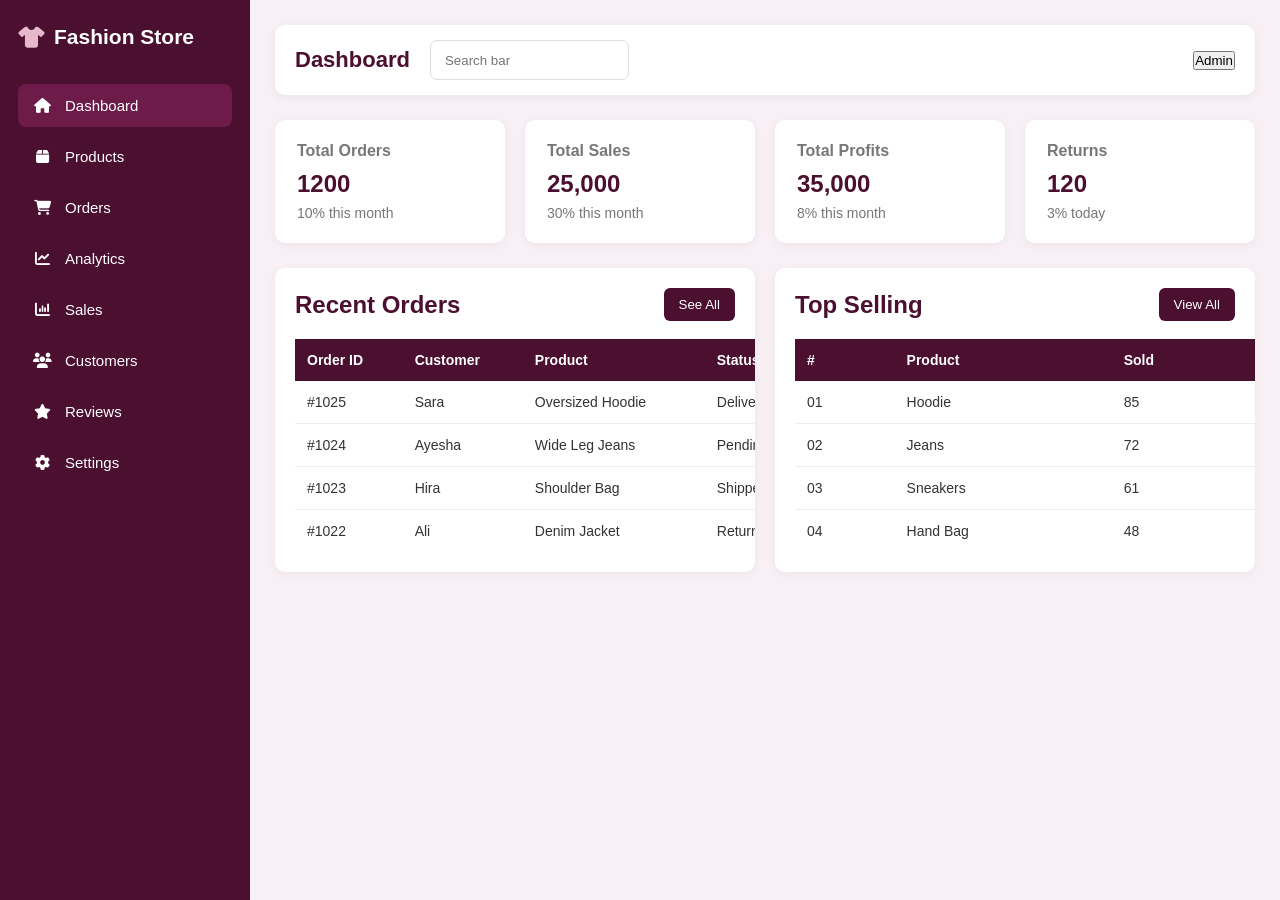
<file: index.html>
<!DOCTYPE html>

<html lang="en">

<head>
    <meta charset="UTF-8">
    <meta name="viewport" content="width=device-width, initial-scale=1.0">

<title>Dashboard</title>

<!-- Main CSS -->
<link rel="stylesheet" href="style.css">

<!-- Font Awesome -->
<link rel="stylesheet"
    href="https://cdnjs.cloudflare.com/ajax/libs/font-awesome/6.5.0/css/all.min.css">

</head>

<body>

<!-- =========================================
     HAMBURGER BUTTON
========================================== -->

<button class="menu-btn" id="menuBtn" type="button">
    <i class="fa-solid fa-bars"></i>
</button>


<!-- =========================================
     SIDEBAR
========================================== -->

<aside class="sidebar" id="sidebar">

    <!-- CLOSE BUTTON -->
    <button class="close-btn" id="closeBtn" type="button">
        <i class="fa-solid fa-xmark"></i>
    </button>


    <!-- STORE NAME -->
    <h1>
        <i class="fa-solid fa-shirt"></i>
        Fashion Store
    </h1>


    <!-- NAVIGATION -->
    <ul>

        <li>
            <a href="admin.html" class="active">
                <i class="fa-solid fa-house"></i>
                <span>Dashboard</span>
            </a>
        </li>

        <li>
            <a href="products.html">
                <i class="fa-solid fa-box"></i>
                <span>Products</span>
            </a>
        </li>

        <li>
            <a href="orders.html">
                <i class="fa-solid fa-cart-shopping"></i>
                <span>Orders</span>
            </a>
        </li>

        <li>
            <a href="analytics.html">
                <i class="fa-solid fa-chart-line"></i>
                <span>Analytics</span>
            </a>
        </li>

        <li>
            <a href="sales.html">
                <i class="fa-solid fa-chart-column"></i>
                <span>Sales</span>
            </a>
        </li>

        <li>
            <a href="customers.html">
                <i class="fa-solid fa-users"></i>
                <span>Customers</span>
            </a>
        </li>

        <li>
            <a href="reviews.html">
                <i class="fa-solid fa-star"></i>
                <span>Reviews</span>
            </a>
        </li>

        <li>
            <a href="settings.html">
                <i class="fa-solid fa-gear"></i>
                <span>Settings</span>
            </a>
        </li>

    </ul>

</aside>


<!-- =========================================
     MAIN CONTENT
========================================== -->

<main class="main">


    <!-- NAVBAR -->
    <nav class="navbar">

        <div class="navbar-left">
            <h2>Dashboard</h2>
        </div>

        <div class="navbar-center">
            <input type="text" placeholder="Search bar">
        </div>

        <div class="navbar-right">
            <button type="button">Admin</button>
        </div>

    </nav>


    <!-- =========================================
         DASHBOARD CARDS
    ========================================== -->

    <section class="cards">

        <div class="card">
            <h4>Total Orders</h4>
            <h2>1200</h2>
            <p>10% this month</p>
        </div>

        <div class="card">
            <h4>Total Sales</h4>
            <h2>25,000</h2>
            <p>30% this month</p>
        </div>

        <div class="card">
            <h4>Total Profits</h4>
            <h2>35,000</h2>
            <p>8% this month</p>
        </div>

        <div class="card">
            <h4>Returns</h4>
            <h2>120</h2>
            <p>3% today</p>
        </div>

    </section>


    <!-- =========================================
         CONTENT
    ========================================== -->

    <section class="content">


        <!-- RECENT ORDERS -->
        <div class="orders">

            <div class="section-title">
                <h2>Recent Orders</h2>
                <button type="button">See All</button>
            </div>

            <table>

                <tr>
                    <th>Order ID</th>
                    <th>Customer</th>
                    <th>Product</th>
                    <th>Status</th>
                    <th>Price</th>
                </tr>

                <tr>
                    <td>#1025</td>
                    <td>Sara</td>
                    <td>Oversized Hoodie</td>
                    <td>Delivered</td>
                    <td>$120</td>
                </tr>

                <tr>
                    <td>#1024</td>
                    <td>Ayesha</td>
                    <td>Wide Leg Jeans</td>
                    <td>Pending</td>
                    <td>$95</td>
                </tr>

                <tr>
                    <td>#1023</td>
                    <td>Hira</td>
                    <td>Shoulder Bag</td>
                    <td>Shipped</td>
                    <td>$80</td>
                </tr>

                <tr>
                    <td>#1022</td>
                    <td>Ali</td>
                    <td>Denim Jacket</td>
                    <td>Returned</td>
                    <td>$110</td>
                </tr>

            </table>

        </div>


        <!-- TOP SELLING PRODUCTS -->
        <div class="products">

            <div class="section-title">
                <h2>Top Selling</h2>
                <button type="button">View All</button>
            </div>

            <table>

                <tr>
                    <th>#</th>
                    <th>Product</th>
                    <th>Sold</th>
                    <th>Price</th>
                </tr>

                <tr>
                    <td>01</td>
                    <td>Hoodie</td>
                    <td>85</td>
                    <td>$120</td>
                </tr>

                <tr>
                    <td>02</td>
                    <td>Jeans</td>
                    <td>72</td>
                    <td>$95</td>
                </tr>

                <tr>
                    <td>03</td>
                    <td>Sneakers</td>
                    <td>61</td>
                    <td>$150</td>
                </tr>

                <tr>
                    <td>04</td>
                    <td>Hand Bag</td>
                    <td>48</td>
                    <td>$80</td>
                </tr>

            </table>

        </div>

    </section>

</main>


<!-- JAVASCRIPT -->
<script src="script.js"></script>

</body>

</html>
</file>
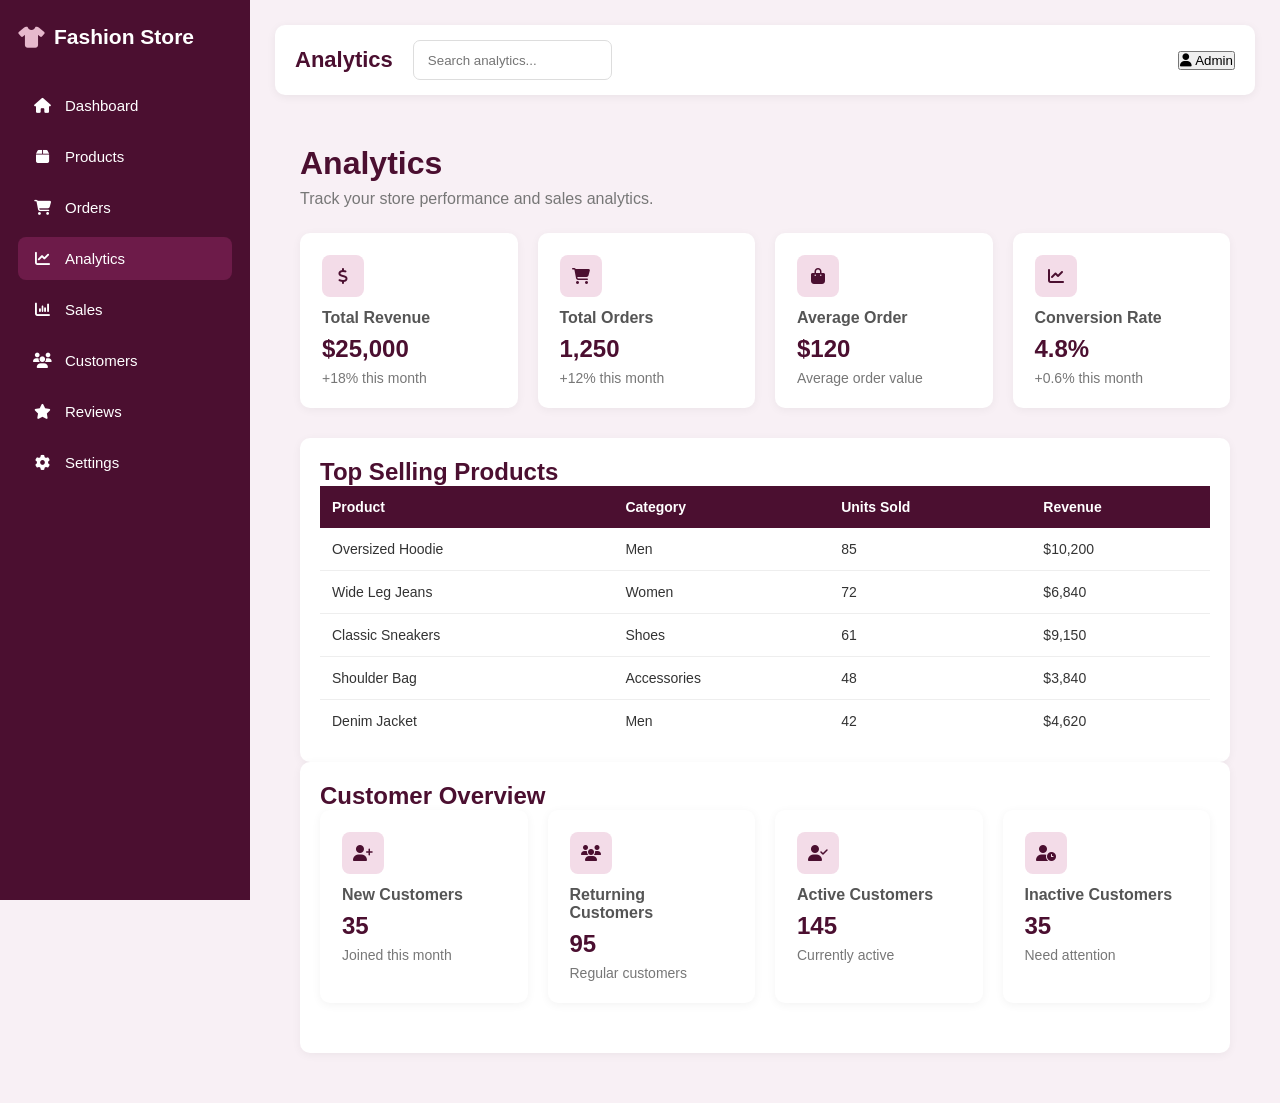
<file: analytics.html>
<!DOCTYPE html>

<html lang="en">

<head>


<meta charset="UTF-8">
<meta name="viewport" content="width=device-width, initial-scale=1.0">

<title>Analytics - Fashion Store</title>

<!-- CSS -->
<link rel="stylesheet" href="style.css">

<!-- Font Awesome -->
<link rel="stylesheet"
    href="https://cdnjs.cloudflare.com/ajax/libs/font-awesome/6.5.0/css/all.min.css">

</head>

<body>


<!-- =========================================
     HAMBURGER BUTTON
========================================== -->

<button class="menu-btn" id="menuBtn" type="button">

    <i class="fa-solid fa-bars"></i>

</button>



<!-- =========================================
     SIDEBAR
========================================== -->

<aside class="sidebar" id="sidebar">


    <!-- CLOSE BUTTON -->

    <button class="close-btn" id="closeBtn" type="button">

        <i class="fa-solid fa-xmark"></i>

    </button>



    <!-- STORE NAME -->

    <h1>

        <i class="fa-solid fa-shirt"></i>

        Fashion Store

    </h1>



    <!-- NAVIGATION -->

    <ul>


        <li>

            <a href="index.html">

                <i class="fa-solid fa-house"></i>

                <span>Dashboard</span>

            </a>

        </li>



        <li>

            <a href="products.html">

                <i class="fa-solid fa-box"></i>

                <span>Products</span>

            </a>

        </li>



        <li>

            <a href="orders.html">

                <i class="fa-solid fa-cart-shopping"></i>

                <span>Orders</span>

            </a>

        </li>



        <li>

            <a href="analytics.html" class="active">

                <i class="fa-solid fa-chart-line"></i>

                <span>Analytics</span>

            </a>

        </li>



        <li>

            <a href="sales.html">

                <i class="fa-solid fa-chart-column"></i>

                <span>Sales</span>

            </a>

        </li>



        <li>

            <a href="customers.html">

                <i class="fa-solid fa-users"></i>

                <span>Customers</span>

            </a>

        </li>



        <li>

            <a href="reviews.html">

                <i class="fa-solid fa-star"></i>

                <span>Reviews</span>

            </a>

        </li>



        <li>

            <a href="settings.html">

                <i class="fa-solid fa-gear"></i>

                <span>Settings</span>

            </a>

        </li>


    </ul>


</aside>



<!-- =========================================
     MAIN
========================================== -->

<main class="main">


    <!-- =========================================
         NAVBAR
    ========================================== -->

    <nav class="navbar">


        <div class="navbar-left">

            <h2>Analytics</h2>

        </div>



        <div class="navbar-center">

            <input
                type="text"
                placeholder="Search analytics..."
            >

        </div>



        <div class="navbar-right">

            <button type="button">

                <i class="fa-solid fa-user"></i>

                Admin

            </button>

        </div>


    </nav>



    <!-- =========================================
         PAGE CONTENT
    ========================================== -->

    <div class="page">


        <h1>Analytics</h1>


        <p class="subtitle">

            Track your store performance and sales analytics.

        </p>



        <!-- =========================================
             ANALYTICS CARDS
        ========================================== -->

        <div class="stats">


            <!-- REVENUE -->

            <div class="box">

                <div class="box-icon">

                    <i class="fa-solid fa-dollar-sign"></i>

                </div>

                <h3>Total Revenue</h3>

                <h2>$25,000</h2>

                <p>+18% this month</p>

            </div>



            <!-- ORDERS -->

            <div class="box">

                <div class="box-icon">

                    <i class="fa-solid fa-cart-shopping"></i>

                </div>

                <h3>Total Orders</h3>

                <h2>1,250</h2>

                <p>+12% this month</p>

            </div>



            <!-- AVERAGE ORDER -->

            <div class="box">

                <div class="box-icon">

                    <i class="fa-solid fa-bag-shopping"></i>

                </div>

                <h3>Average Order</h3>

                <h2>$120</h2>

                <p>Average order value</p>

            </div>



            <!-- CONVERSION -->

            <div class="box">

                <div class="box-icon">

                    <i class="fa-solid fa-chart-line"></i>

                </div>

                <h3>Conversion Rate</h3>

                <h2>4.8%</h2>

                <p>+0.6% this month</p>

            </div>


        </div>



        <!-- =========================================
             TOP SELLING PRODUCTS
        ========================================== -->

        <section class="section">


            <h2>Top Selling Products</h2>


            <table>


                <tr>

                    <th>Product</th>

                    <th>Category</th>

                    <th>Units Sold</th>

                    <th>Revenue</th>

                </tr>



                <tr>

                    <td>Oversized Hoodie</td>

                    <td>Men</td>

                    <td>85</td>

                    <td>$10,200</td>

                </tr>



                <tr>

                    <td>Wide Leg Jeans</td>

                    <td>Women</td>

                    <td>72</td>

                    <td>$6,840</td>

                </tr>



                <tr>

                    <td>Classic Sneakers</td>

                    <td>Shoes</td>

                    <td>61</td>

                    <td>$9,150</td>

                </tr>



                <tr>

                    <td>Shoulder Bag</td>

                    <td>Accessories</td>

                    <td>48</td>

                    <td>$3,840</td>

                </tr>



                <tr>

                    <td>Denim Jacket</td>

                    <td>Men</td>

                    <td>42</td>

                    <td>$4,620</td>

                </tr>


            </table>


        </section>



        <!-- =========================================
             CUSTOMER OVERVIEW
        ========================================== -->

        <section class="section">


            <h2>Customer Overview</h2>


            <div class="stats">


                <!-- NEW CUSTOMERS -->

                <div class="box">

                    <div class="box-icon">

                        <i class="fa-solid fa-user-plus"></i>

                    </div>

                    <h3>New Customers</h3>

                    <h2>35</h2>

                    <p>Joined this month</p>

                </div>



                <!-- RETURNING CUSTOMERS -->

                <div class="box">

                    <div class="box-icon">

                        <i class="fa-solid fa-users"></i>

                    </div>

                    <h3>Returning Customers</h3>

                    <h2>95</h2>

                    <p>Regular customers</p>

                </div>



                <!-- ACTIVE CUSTOMERS -->

                <div class="box">

                    <div class="box-icon">

                        <i class="fa-solid fa-user-check"></i>

                    </div>

                    <h3>Active Customers</h3>

                    <h2>145</h2>

                    <p>Currently active</p>

                </div>



                <!-- INACTIVE CUSTOMERS -->

                <div class="box">

                    <div class="box-icon">

                        <i class="fa-solid fa-user-clock"></i>

                    </div>

                    <h3>Inactive Customers</h3>

                    <h2>35</h2>

                    <p>Need attention</p>

                </div>


            </div>


        </section>


    </div>


</main>



<!-- =========================================
     JAVASCRIPT
========================================== -->

<script src="script.js"></script>

</body>

</html>
</file>
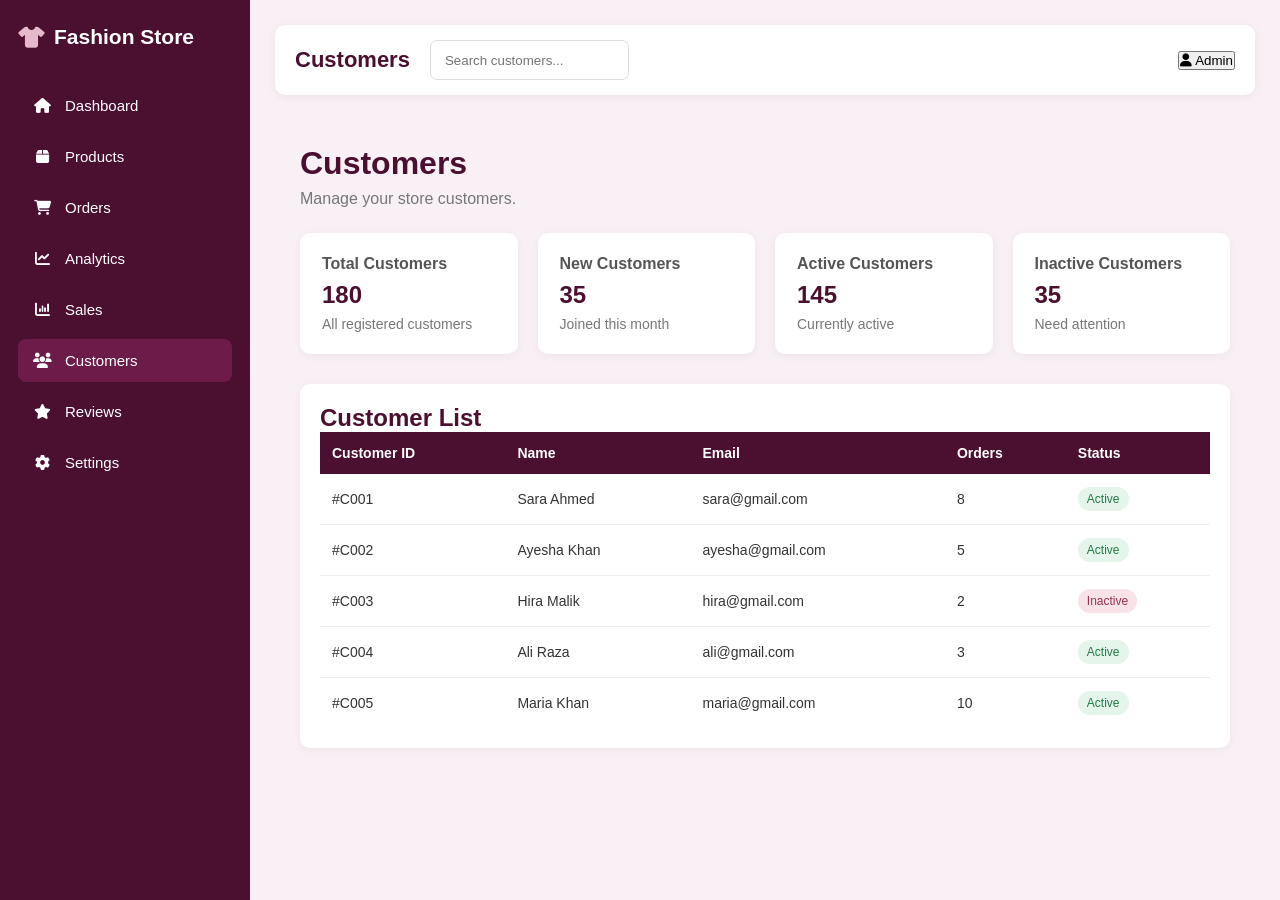
<file: customers.html>
<!DOCTYPE html>

<html lang="en">

<head>


<meta charset="UTF-8">

<meta name="viewport" content="width=device-width, initial-scale=1.0">

<title>Customers - Fashion Store</title>

<!-- Main CSS -->
<link rel="stylesheet" href="style.css">

<!-- Font Awesome -->
<link rel="stylesheet"
    href="https://cdnjs.cloudflare.com/ajax/libs/font-awesome/6.5.0/css/all.min.css">

</head>

<body>


<!-- =========================================
     HAMBURGER BUTTON
========================================== -->

<button class="menu-btn" id="menuBtn" type="button">

    <i class="fa-solid fa-bars"></i>

</button>



<!-- =========================================
     SIDEBAR
========================================== -->

<aside class="sidebar" id="sidebar">


    <!-- CLOSE BUTTON -->

    <button class="close-btn" id="closeBtn" type="button">

        <i class="fa-solid fa-xmark"></i>

    </button>



    <!-- STORE NAME -->

    <h1>

        <i class="fa-solid fa-shirt"></i>

        Fashion Store

    </h1>



    <!-- NAVIGATION -->

    <ul>


        <li>

            <a href="index.html">

                <i class="fa-solid fa-house"></i>

                <span>Dashboard</span>

            </a>

        </li>



        <li>

            <a href="products.html">

                <i class="fa-solid fa-box"></i>

                <span>Products</span>

            </a>

        </li>



        <li>

            <a href="orders.html">

                <i class="fa-solid fa-cart-shopping"></i>

                <span>Orders</span>

            </a>

        </li>



        <li>

            <a href="analytics.html">

                <i class="fa-solid fa-chart-line"></i>

                <span>Analytics</span>

            </a>

        </li>



        <li>

            <a href="sales.html">

                <i class="fa-solid fa-chart-column"></i>

                <span>Sales</span>

            </a>

        </li>



        <li>

            <a href="customers.html" class="active">

                <i class="fa-solid fa-users"></i>

                <span>Customers</span>

            </a>

        </li>



        <li>

            <a href="reviews.html">

                <i class="fa-solid fa-star"></i>

                <span>Reviews</span>

            </a>

        </li>



        <li>

            <a href="settings.html">

                <i class="fa-solid fa-gear"></i>

                <span>Settings</span>

            </a>

        </li>


    </ul>


</aside>



<!-- =========================================
     MAIN
========================================== -->

<main class="main">


    <!-- =========================================
         NAVBAR
    ========================================== -->

    <nav class="navbar">


        <div class="navbar-left">

            <h2>Customers</h2>

        </div>



        <div class="navbar-center">

            <input
                type="text"
                placeholder="Search customers..."
            >

        </div>



        <div class="navbar-right">

            <button type="button">

                <i class="fa-solid fa-user"></i>

                Admin

            </button>

        </div>


    </nav>



    <!-- =========================================
         CUSTOMER CONTENT
    ========================================== -->

    <div class="page">


        <h1>Customers</h1>


        <p class="subtitle">

            Manage your store customers.

        </p>



        <!-- =========================================
             CUSTOMER STATS
        ========================================== -->

        <div class="stats">


            <!-- TOTAL CUSTOMERS -->

            <div class="box">

                <h3>Total Customers</h3>

                <h2>180</h2>

                <p>All registered customers</p>

            </div>



            <!-- NEW CUSTOMERS -->

            <div class="box">

                <h3>New Customers</h3>

                <h2>35</h2>

                <p>Joined this month</p>

            </div>



            <!-- ACTIVE CUSTOMERS -->

            <div class="box">

                <h3>Active Customers</h3>

                <h2>145</h2>

                <p>Currently active</p>

            </div>



            <!-- INACTIVE CUSTOMERS -->

            <div class="box">

                <h3>Inactive Customers</h3>

                <h2>35</h2>

                <p>Need attention</p>

            </div>


        </div>



        <!-- =========================================
             CUSTOMER LIST
        ========================================== -->

        <section class="section">


            <h2>Customer List</h2>


            <table>


                <tr>

                    <th>Customer ID</th>

                    <th>Name</th>

                    <th>Email</th>

                    <th>Orders</th>

                    <th>Status</th>

                </tr>



                <tr>

                    <td>#C001</td>

                    <td>Sara Ahmed</td>

                    <td>sara@gmail.com</td>

                    <td>8</td>

                    <td>

                        <span class="active">

                            Active

                        </span>

                    </td>

                </tr>



                <tr>

                    <td>#C002</td>

                    <td>Ayesha Khan</td>

                    <td>ayesha@gmail.com</td>

                    <td>5</td>

                    <td>

                        <span class="active">

                            Active

                        </span>

                    </td>

                </tr>



                <tr>

                    <td>#C003</td>

                    <td>Hira Malik</td>

                    <td>hira@gmail.com</td>

                    <td>2</td>

                    <td>

                        <span class="inactive">

                            Inactive

                        </span>

                    </td>

                </tr>



                <tr>

                    <td>#C004</td>

                    <td>Ali Raza</td>

                    <td>ali@gmail.com</td>

                    <td>3</td>

                    <td>

                        <span class="active">

                            Active

                        </span>

                    </td>

                </tr>



                <tr>

                    <td>#C005</td>

                    <td>Maria Khan</td>

                    <td>maria@gmail.com</td>

                    <td>10</td>

                    <td>

                        <span class="active">

                            Active

                        </span>

                    </td>

                </tr>


            </table>


        </section>


    </div>


</main>



<!-- =========================================
     JAVASCRIPT
========================================== -->

<script src="script.js"></script>

</body>

</html>
</file>
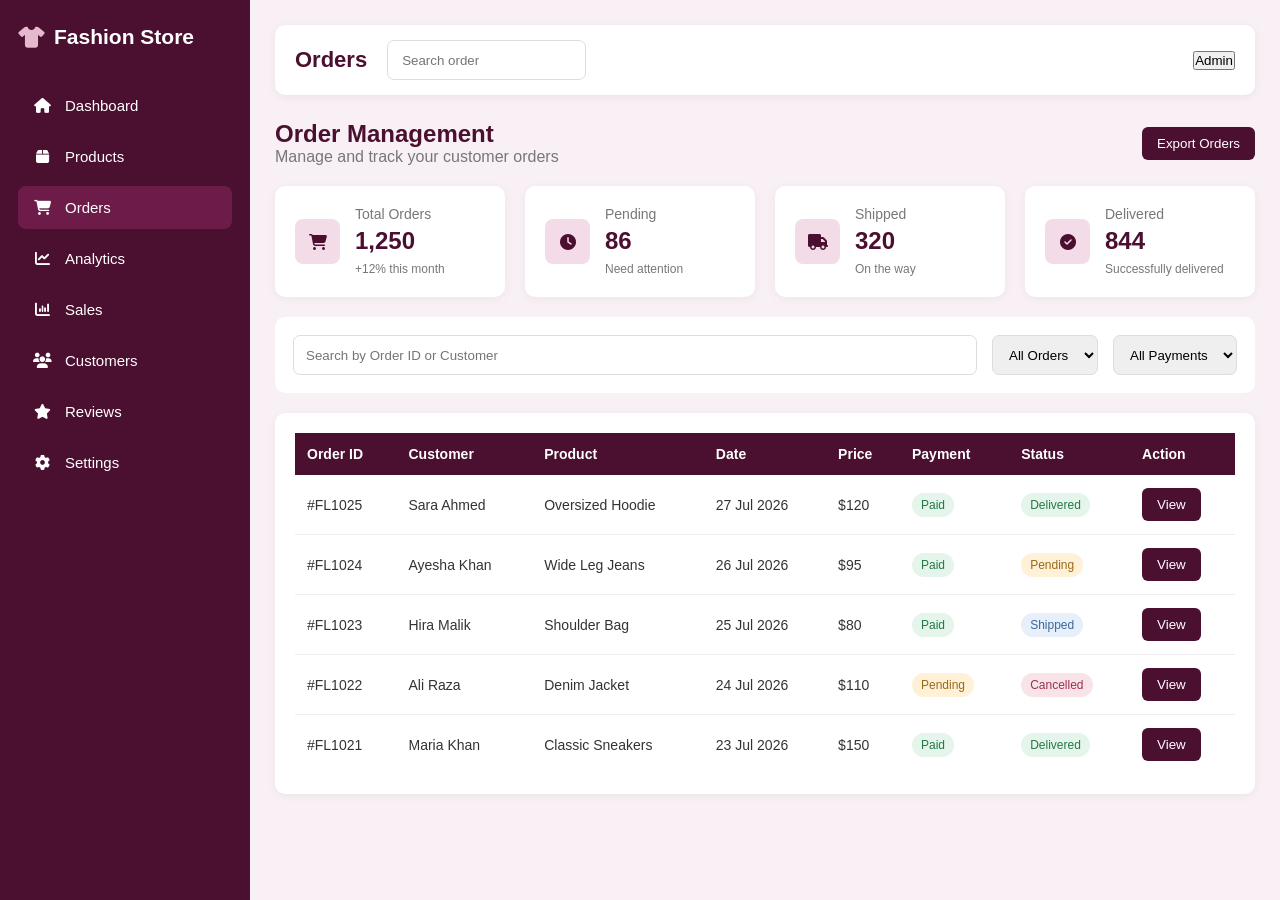
<file: orders.html>
<!DOCTYPE html>

<html lang="en">

<head>

<meta charset="UTF-8">

<meta name="viewport" content="width=device-width, initial-scale=1.0">

<title>Orders - Fashion Store</title>

<!-- Main CSS -->
<link rel="stylesheet" href="style.css">

<!-- Font Awesome -->
<link rel="stylesheet"
    href="https://cdnjs.cloudflare.com/ajax/libs/font-awesome/6.5.0/css/all.min.css">

</head>

<body>

<!-- =========================================
     HAMBURGER BUTTON
========================================== -->

<button class="menu-btn" id="menuBtn" type="button">
    <i class="fa-solid fa-bars"></i>
</button>



<!-- =========================================
     SIDEBAR
========================================== -->

<aside class="sidebar" id="sidebar">


    <!-- CLOSE BUTTON -->

    <button class="close-btn" id="closeBtn" type="button">
        <i class="fa-solid fa-xmark"></i>
    </button>



    <!-- STORE NAME -->

    <h1>
        <i class="fa-solid fa-shirt"></i>
        Fashion Store
    </h1>



    <!-- NAVIGATION -->

    <ul>


        <li>
            <a href="admin.html">
                <i class="fa-solid fa-house"></i>
                <span>Dashboard</span>
            </a>
        </li>


        <li>
            <a href="products.html">
                <i class="fa-solid fa-box"></i>
                <span>Products</span>
            </a>
        </li>


        <li>
            <a href="orders.html" class="active">
                <i class="fa-solid fa-cart-shopping"></i>
                <span>Orders</span>
            </a>
        </li>


        <li>
            <a href="analytics.html">
                <i class="fa-solid fa-chart-line"></i>
                <span>Analytics</span>
            </a>
        </li>


        <li>
            <a href="sales.html">
                <i class="fa-solid fa-chart-column"></i>
                <span>Sales</span>
            </a>
        </li>


        <li>
            <a href="customers.html">
                <i class="fa-solid fa-users"></i>
                <span>Customers</span>
            </a>
        </li>


        <li>
            <a href="reviews.html">
                <i class="fa-solid fa-star"></i>
                <span>Reviews</span>
            </a>
        </li>


        <li>
            <a href="settings.html">
                <i class="fa-solid fa-gear"></i>
                <span>Settings</span>
            </a>
        </li>


    </ul>

</aside>



<!-- =========================================
     MAIN CONTENT
========================================== -->

<main class="main">



    <!-- NAVBAR -->

    <nav class="navbar">


        <div class="navbar-left">

            <h2>Orders</h2>

        </div>



        <div class="navbar-center">

            <input type="text" placeholder="Search order">

        </div>



        <div class="navbar-right">

            <button type="button">
                Admin
            </button>

        </div>


    </nav>



    <!-- =========================================
         PAGE HEADING
    ========================================== -->

    <section class="orders-heading">


        <div>

            <h2>Order Management</h2>

            <p>Manage and track your customer orders</p>

        </div>


        <button class="export-btn" type="button">
            Export Orders
        </button>


    </section>



    <!-- =========================================
         ORDER CARDS
    ========================================== -->

    <section class="order-cards">


        <!-- TOTAL ORDERS -->

        <div class="order-card">

            <div class="order-icon">

                <i class="fa-solid fa-cart-shopping"></i>

            </div>


            <div>

                <p>Total Orders</p>

                <h2>1,250</h2>

                <span>+12% this month</span>

            </div>

        </div>



        <!-- PENDING -->

        <div class="order-card">

            <div class="order-icon">

                <i class="fa-solid fa-clock"></i>

            </div>


            <div>

                <p>Pending</p>

                <h2>86</h2>

                <span>Need attention</span>

            </div>

        </div>



        <!-- SHIPPED -->

        <div class="order-card">

            <div class="order-icon">

                <i class="fa-solid fa-truck"></i>

            </div>


            <div>

                <p>Shipped</p>

                <h2>320</h2>

                <span>On the way</span>

            </div>

        </div>



        <!-- DELIVERED -->

        <div class="order-card">

            <div class="order-icon">

                <i class="fa-solid fa-circle-check"></i>

            </div>


            <div>

                <p>Delivered</p>

                <h2>844</h2>

                <span>Successfully delivered</span>

            </div>

        </div>


    </section>



    <!-- =========================================
         FILTER BAR
    ========================================== -->

    <section class="order-filter">


        <input
            type="text"
            placeholder="Search by Order ID or Customer"
        >


        <select>

            <option>All Orders</option>

            <option>Pending</option>

            <option>Shipped</option>

            <option>Delivered</option>

            <option>Cancelled</option>

        </select>


        <select>

            <option>All Payments</option>

            <option>Paid</option>

            <option>Pending</option>

        </select>


    </section>



    <!-- =========================================
         ORDERS TABLE
    ========================================== -->

    <section class="orders-table">


        <table>


            <tr>

                <th>Order ID</th>

                <th>Customer</th>

                <th>Product</th>

                <th>Date</th>

                <th>Price</th>

                <th>Payment</th>

                <th>Status</th>

                <th>Action</th>

            </tr>



            <tr>

                <td>#FL1025</td>

                <td>Sara Ahmed</td>

                <td>Oversized Hoodie</td>

                <td>27 Jul 2026</td>

                <td>$120</td>

                <td>
                    <span class="paid">
                        Paid
                    </span>
                </td>

                <td>
                    <span class="delivered">
                        Delivered
                    </span>
                </td>

                <td>
                    <button class="view-btn" type="button">
                        View
                    </button>
                </td>

            </tr>



            <tr>

                <td>#FL1024</td>

                <td>Ayesha Khan</td>

                <td>Wide Leg Jeans</td>

                <td>26 Jul 2026</td>

                <td>$95</td>

                <td>
                    <span class="paid">
                        Paid
                    </span>
                </td>

                <td>
                    <span class="pending">
                        Pending
                    </span>
                </td>

                <td>
                    <button class="view-btn" type="button">
                        View
                    </button>
                </td>

            </tr>



            <tr>

                <td>#FL1023</td>

                <td>Hira Malik</td>

                <td>Shoulder Bag</td>

                <td>25 Jul 2026</td>

                <td>$80</td>

                <td>
                    <span class="paid">
                        Paid
                    </span>
                </td>

                <td>
                    <span class="shipped">
                        Shipped
                    </span>
                </td>

                <td>
                    <button class="view-btn" type="button">
                        View
                    </button>
                </td>

            </tr>



            <tr>

                <td>#FL1022</td>

                <td>Ali Raza</td>

                <td>Denim Jacket</td>

                <td>24 Jul 2026</td>

                <td>$110</td>

                <td>
                    <span class="pending-payment">
                        Pending
                    </span>
                </td>

                <td>
                    <span class="cancelled">
                        Cancelled
                    </span>
                </td>

                <td>
                    <button class="view-btn" type="button">
                        View
                    </button>
                </td>

            </tr>



            <tr>

                <td>#FL1021</td>

                <td>Maria Khan</td>

                <td>Classic Sneakers</td>

                <td>23 Jul 2026</td>

                <td>$150</td>

                <td>
                    <span class="paid">
                        Paid
                    </span>
                </td>

                <td>
                    <span class="delivered">
                        Delivered
                    </span>
                </td>

                <td>
                    <button class="view-btn" type="button">
                        View
                    </button>
                </td>

            </tr>


        </table>

    </section>


</main>



<!-- JAVASCRIPT -->

<script src="script.js"></script>

</body>

</html>
</file>
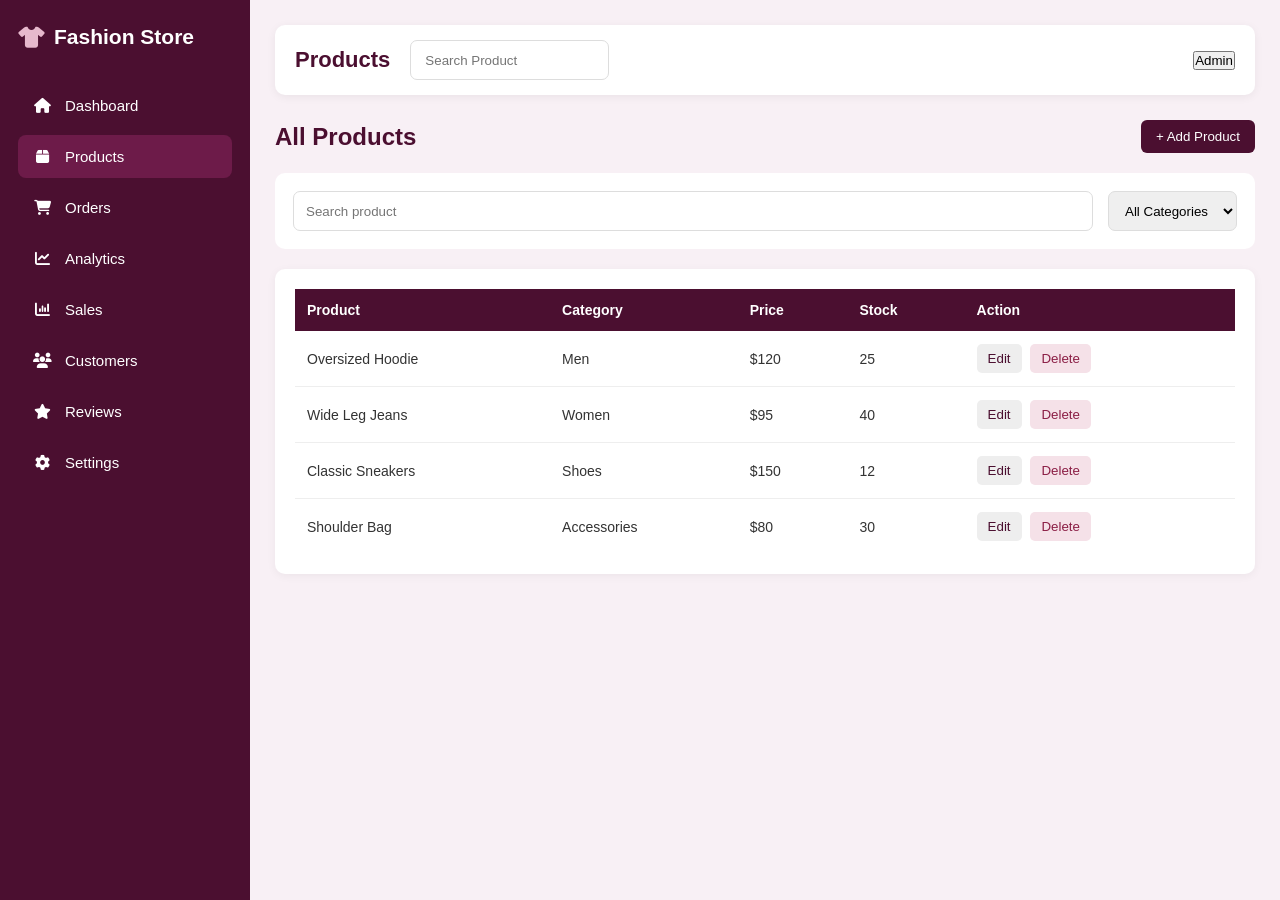
<file: products.html>
<!DOCTYPE html>

<html lang="en">

<head>

<meta charset="UTF-8">

<meta name="viewport" content="width=device-width, initial-scale=1.0">

<title>Products - Fashion Store</title>

<!-- Main CSS -->
<link rel="stylesheet" href="style.css">

<!-- Font Awesome -->
<link rel="stylesheet"
    href="https://cdnjs.cloudflare.com/ajax/libs/font-awesome/6.5.0/css/all.min.css">


</head>

<body>

<!-- =========================================
     HAMBURGER BUTTON
========================================== -->

<button class="menu-btn" id="menuBtn" type="button">
    <i class="fa-solid fa-bars"></i>
</button>



<!-- =========================================
     SIDEBAR
========================================== -->

<aside class="sidebar" id="sidebar">


    <!-- CLOSE BUTTON -->

    <button class="close-btn" id="closeBtn" type="button">
        <i class="fa-solid fa-xmark"></i>
    </button>



    <!-- STORE NAME -->

    <h1>
        <i class="fa-solid fa-shirt"></i>
        Fashion Store
    </h1>



    <!-- NAVIGATION -->

    <ul>


        <li>
            <a href="admin.html">
                <i class="fa-solid fa-house"></i>
                <span>Dashboard</span>
            </a>
        </li>


        <li>
            <a href="products.html" class="active">
                <i class="fa-solid fa-box"></i>
                <span>Products</span>
            </a>
        </li>


        <li>
            <a href="orders.html">
                <i class="fa-solid fa-cart-shopping"></i>
                <span>Orders</span>
            </a>
        </li>


        <li>
            <a href="analytics.html">
                <i class="fa-solid fa-chart-line"></i>
                <span>Analytics</span>
            </a>
        </li>


        <li>
            <a href="sales.html">
                <i class="fa-solid fa-chart-column"></i>
                <span>Sales</span>
            </a>
        </li>


        <li>
            <a href="customers.html">
                <i class="fa-solid fa-users"></i>
                <span>Customers</span>
            </a>
        </li>


        <li>
            <a href="reviews.html">
                <i class="fa-solid fa-star"></i>
                <span>Reviews</span>
            </a>
        </li>


        <li>
            <a href="settings.html">
                <i class="fa-solid fa-gear"></i>
                <span>Settings</span>
            </a>
        </li>


    </ul>

</aside>



<!-- =========================================
     MAIN CONTENT
========================================== -->

<main class="main">



    <!-- NAVBAR -->

    <nav class="navbar">


        <div class="navbar-left">

            <h2>Products</h2>

        </div>



        <div class="navbar-center">

            <input type="text" placeholder="Search Product">

        </div>



        <div class="navbar-right">

            <button type="button">Admin</button>

        </div>


    </nav>



    <!-- =========================================
         PRODUCT HEADING
    ========================================== -->

    <section class="product-heading">


        <h2>All Products</h2>


        <button class="add-btn" type="button">
            + Add Product
        </button>


    </section>



    <!-- =========================================
         FILTERS
    ========================================== -->

    <section class="filters">


        <input
            type="text"
            placeholder="Search product"
        >


        <select>

            <option>All Categories</option>

            <option>Men</option>

            <option>Women</option>

            <option>Shoes</option>

            <option>Accessories</option>

        </select>


    </section>



    <!-- =========================================
         PRODUCT TABLE
    ========================================== -->

    <section class="product-table">


        <table>


            <tr>

                <th>Product</th>

                <th>Category</th>

                <th>Price</th>

                <th>Stock</th>

                <th>Action</th>

            </tr>



            <tr>

                <td>Oversized Hoodie</td>

                <td>Men</td>

                <td>$120</td>

                <td>25</td>

                <td>

                    <button class="edit" type="button">
                        Edit
                    </button>

                    <button class="delete" type="button">
                        Delete
                    </button>

                </td>

            </tr>



            <tr>

                <td>Wide Leg Jeans</td>

                <td>Women</td>

                <td>$95</td>

                <td>40</td>

                <td>

                    <button class="edit" type="button">
                        Edit
                    </button>

                    <button class="delete" type="button">
                        Delete
                    </button>

                </td>

            </tr>



            <tr>

                <td>Classic Sneakers</td>

                <td>Shoes</td>

                <td>$150</td>

                <td>12</td>

                <td>

                    <button class="edit" type="button">
                        Edit
                    </button>

                    <button class="delete" type="button">
                        Delete
                    </button>

                </td>

            </tr>



            <tr>

                <td>Shoulder Bag</td>

                <td>Accessories</td>

                <td>$80</td>

                <td>30</td>

                <td>

                    <button class="edit" type="button">
                        Edit
                    </button>

                    <button class="delete" type="button">
                        Delete
                    </button>

                </td>

            </tr>


        </table>

    </section>


</main>



<!-- JAVASCRIPT -->

<script src="script.js"></script>

</body>

</html>
</file>
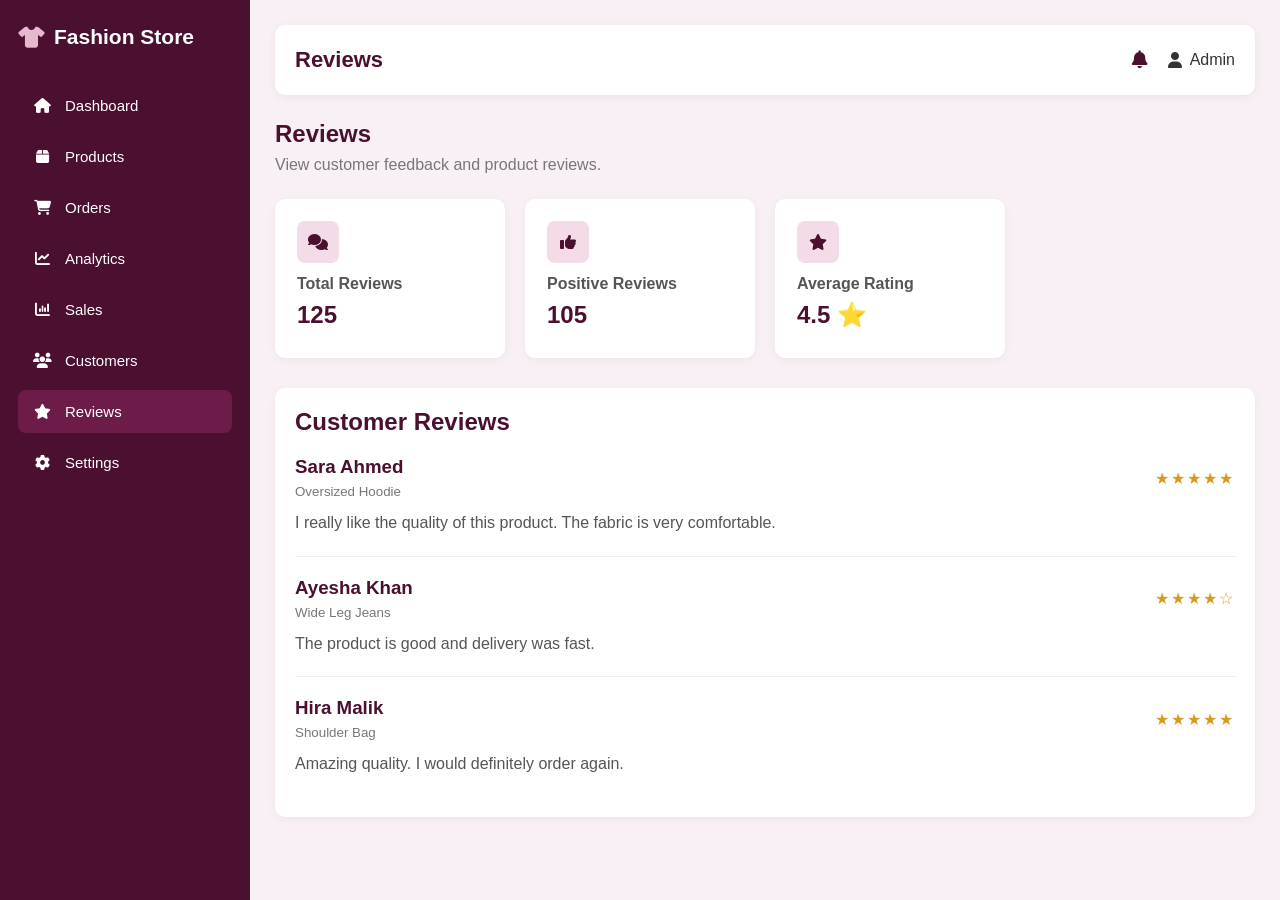
<file: reviews.html>
<!DOCTYPE html>

<html lang="en">

<head>

<meta charset="UTF-8">
<meta name="viewport" content="width=device-width, initial-scale=1.0">

<title>Reviews - Fashion Store</title>

<link rel="stylesheet" href="style.css">

<!-- Font Awesome -->
<link rel="stylesheet"
    href="https://cdnjs.cloudflare.com/ajax/libs/font-awesome/6.5.0/css/all.min.css">


</head>

<body>


<!-- =========================
     SIDEBAR
========================== -->

<aside class="sidebar" id="sidebar">


    <!-- CLOSE BUTTON -->

    <button class="close-btn" id="close-btn" type="button">

        <i class="fa-solid fa-xmark"></i>

    </button>



    <!-- STORE NAME -->

    <h1>

        <i class="fa-solid fa-shirt"></i>

        Fashion Store

    </h1>



    <!-- SIDEBAR MENU -->

    <ul>


        <!-- DASHBOARD -->

        <li>

            <a href="index.html">

                <i class="fa-solid fa-house"></i>

                <span>Dashboard</span>

            </a>

        </li>



        <!-- PRODUCTS -->

        <li>

            <a href="products.html">

                <i class="fa-solid fa-box"></i>

                <span>Products</span>

            </a>

        </li>



        <!-- ORDERS -->

        <li>

            <a href="orders.html">

                <i class="fa-solid fa-cart-shopping"></i>

                <span>Orders</span>

            </a>

        </li>



        <!-- ANALYTICS -->

        <li>

            <a href="analytics.html">

                <i class="fa-solid fa-chart-line"></i>

                <span>Analytics</span>

            </a>

        </li>



        <!-- SALES -->

        <li>

            <a href="sales.html">

                <i class="fa-solid fa-chart-column"></i>

                <span>Sales</span>

            </a>

        </li>



        <!-- CUSTOMERS -->

        <li>

            <a href="customers.html">

                <i class="fa-solid fa-users"></i>

                <span>Customers</span>

            </a>

        </li>



        <!-- REVIEWS -->

        <li>

            <a href="reviews.html" class="active">

                <i class="fa-solid fa-star"></i>

                <span>Reviews</span>

            </a>

        </li>



        <!-- SETTINGS -->

        <li>

            <a href="settings.html">

                <i class="fa-solid fa-gear"></i>

                <span>Settings</span>

            </a>

        </li>


    </ul>


</aside>




<!-- =========================
     MAIN CONTENT
========================== -->

<main class="main">


    <!-- =========================
         MOBILE HAMBURGER
    ========================== -->

    <button class="menu-btn" id="menu-btn" type="button">

        <i class="fa-solid fa-bars"></i>

    </button>



    <!-- =========================
         NAVBAR
    ========================== -->

    <nav class="navbar">


        <div class="navbar-left">

            <h2>Reviews</h2>

        </div>



        <div class="navbar-right">


            <i class="fa-solid fa-bell"></i>


            <div class="admin-info">

                <i class="fa-solid fa-user"></i>

                <span>Admin</span>

            </div>


        </div>


    </nav>




    <!-- =========================
         PAGE HEADER
    ========================== -->

    <section class="page-header">


        <h1>Reviews</h1>


        <p class="subtitle">

            View customer feedback and product reviews.

        </p>


    </section>




    <!-- =========================
         STATISTICS
    ========================== -->

    <section class="stats">


        <!-- TOTAL REVIEWS -->

        <div class="box">


            <div class="box-icon">

                <i class="fa-solid fa-comments"></i>

            </div>


            <div>

                <h3>Total Reviews</h3>

                <h2>125</h2>

            </div>


        </div>



        <!-- POSITIVE REVIEWS -->

        <div class="box">


            <div class="box-icon">

                <i class="fa-solid fa-thumbs-up"></i>

            </div>


            <div>

                <h3>Positive Reviews</h3>

                <h2>105</h2>

            </div>


        </div>



        <!-- AVERAGE RATING -->

        <div class="box">


            <div class="box-icon">

                <i class="fa-solid fa-star"></i>

            </div>


            <div>

                <h3>Average Rating</h3>

                <h2>4.5 ⭐</h2>

            </div>


        </div>


    </section>




    <!-- =========================
         CUSTOMER REVIEWS
    ========================== -->

    <section class="section">


        <div class="section-header">

            <h2>Customer Reviews</h2>

        </div>



        <!-- REVIEW 1 -->

        <div class="review">


            <div class="review-top">


                <div>

                    <h3>Sara Ahmed</h3>

                    <small>Oversized Hoodie</small>

                </div>


                <p class="stars">

                    ★★★★★

                </p>


            </div>


            <p class="review-text">

                I really like the quality of this product.
                The fabric is very comfortable.

            </p>


        </div>




        <!-- REVIEW 2 -->

        <div class="review">


            <div class="review-top">


                <div>

                    <h3>Ayesha Khan</h3>

                    <small>Wide Leg Jeans</small>

                </div>


                <p class="stars">

                    ★★★★☆

                </p>


            </div>


            <p class="review-text">

                The product is good and delivery was fast.

            </p>


        </div>




        <!-- REVIEW 3 -->

        <div class="review">


            <div class="review-top">


                <div>

                    <h3>Hira Malik</h3>

                    <small>Shoulder Bag</small>

                </div>


                <p class="stars">

                    ★★★★★

                </p>


            </div>


            <p class="review-text">

                Amazing quality. I would definitely order again.

            </p>


        </div>


    </section>


</main>




<!-- =========================
     JAVASCRIPT
========================== -->

<script src="script.js"></script>


</body>

</html>
</file>
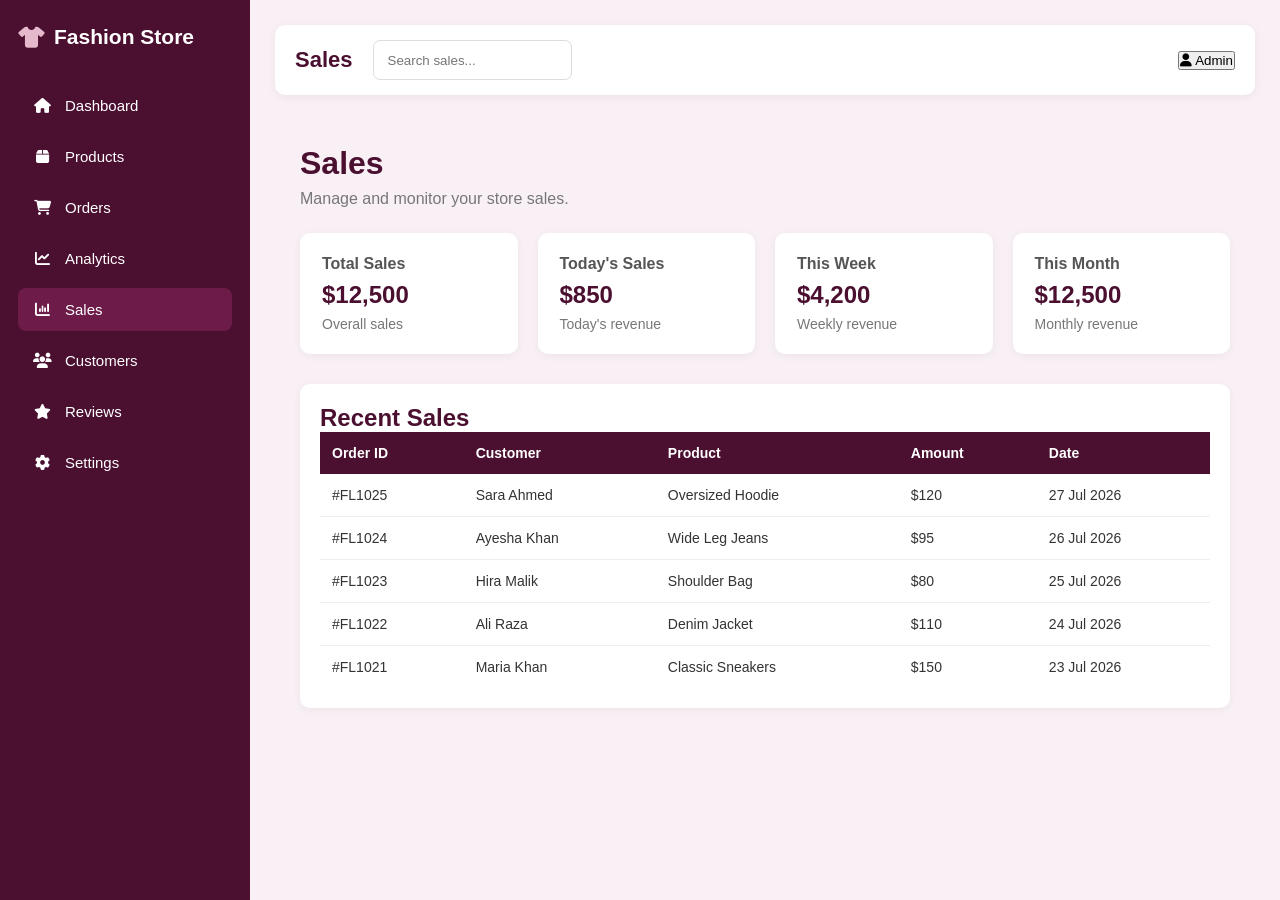
<file: sales.html>
<!DOCTYPE html>

<html lang="en">

<head>

<meta charset="UTF-8">

<meta name="viewport" content="width=device-width, initial-scale=1.0">

<title>Sales - Fashion Store</title>

<!-- Main CSS -->
<link rel="stylesheet" href="style.css">

<!-- Font Awesome -->
<link rel="stylesheet"
    href="https://cdnjs.cloudflare.com/ajax/libs/font-awesome/6.5.0/css/all.min.css">


</head>

<body>

<!-- =========================================
     HAMBURGER BUTTON
========================================== -->

<button class="menu-btn" id="menuBtn" type="button">

    <i class="fa-solid fa-bars"></i>

</button>



<!-- =========================================
     SIDEBAR
========================================== -->

<aside class="sidebar" id="sidebar">


    <!-- CLOSE BUTTON -->

    <button class="close-btn" id="closeBtn" type="button">

        <i class="fa-solid fa-xmark"></i>

    </button>



    <!-- STORE NAME -->

    <h1>

        <i class="fa-solid fa-shirt"></i>

        Fashion Store

    </h1>



    <!-- NAVIGATION -->

    <ul>


        <li>

            <a href="index.html">

                <i class="fa-solid fa-house"></i>

                <span>Dashboard</span>

            </a>

        </li>



        <li>

            <a href="products.html">

                <i class="fa-solid fa-box"></i>

                <span>Products</span>

            </a>

        </li>



        <li>

            <a href="orders.html">

                <i class="fa-solid fa-cart-shopping"></i>

                <span>Orders</span>

            </a>

        </li>



        <li>

            <a href="analytics.html">

                <i class="fa-solid fa-chart-line"></i>

                <span>Analytics</span>

            </a>

        </li>



        <li>

            <a href="sales.html" class="active">

                <i class="fa-solid fa-chart-column"></i>

                <span>Sales</span>

            </a>

        </li>



        <li>

            <a href="customers.html">

                <i class="fa-solid fa-users"></i>

                <span>Customers</span>

            </a>

        </li>



        <li>

            <a href="reviews.html">

                <i class="fa-solid fa-star"></i>

                <span>Reviews</span>

            </a>

        </li>



        <li>

            <a href="settings.html">

                <i class="fa-solid fa-gear"></i>

                <span>Settings</span>

            </a>

        </li>


    </ul>


</aside>



<!-- =========================================
     MAIN
========================================== -->

<main class="main">


    <!-- =========================================
         NAVBAR
    ========================================== -->

    <nav class="navbar">


        <div class="navbar-left">

            <h2>Sales</h2>

        </div>



        <div class="navbar-center">

            <input
                type="text"
                placeholder="Search sales..."
            >

        </div>



        <div class="navbar-right">

            <button type="button">

                <i class="fa-solid fa-user"></i>

                Admin

            </button>

        </div>


    </nav>



    <!-- =========================================
         SALES CONTENT
    ========================================== -->

    <div class="page">


        <h1>Sales</h1>


        <p class="subtitle">

            Manage and monitor your store sales.

        </p>



        <!-- =========================================
             SALES CARDS
        ========================================== -->

        <div class="stats">


            <!-- TOTAL SALES -->

            <div class="box">

                <h3>Total Sales</h3>

                <h2>$12,500</h2>

                <p>Overall sales</p>

            </div>



            <!-- TODAY'S SALES -->

            <div class="box">

                <h3>Today's Sales</h3>

                <h2>$850</h2>

                <p>Today's revenue</p>

            </div>



            <!-- THIS WEEK -->

            <div class="box">

                <h3>This Week</h3>

                <h2>$4,200</h2>

                <p>Weekly revenue</p>

            </div>



            <!-- THIS MONTH -->

            <div class="box">

                <h3>This Month</h3>

                <h2>$12,500</h2>

                <p>Monthly revenue</p>

            </div>


        </div>



        <!-- =========================================
             RECENT SALES
        ========================================== -->

        <section class="section">


            <h2>Recent Sales</h2>


            <table>


                <tr>

                    <th>Order ID</th>

                    <th>Customer</th>

                    <th>Product</th>

                    <th>Amount</th>

                    <th>Date</th>

                </tr>



                <tr>

                    <td>#FL1025</td>

                    <td>Sara Ahmed</td>

                    <td>Oversized Hoodie</td>

                    <td>$120</td>

                    <td>27 Jul 2026</td>

                </tr>



                <tr>

                    <td>#FL1024</td>

                    <td>Ayesha Khan</td>

                    <td>Wide Leg Jeans</td>

                    <td>$95</td>

                    <td>26 Jul 2026</td>

                </tr>



                <tr>

                    <td>#FL1023</td>

                    <td>Hira Malik</td>

                    <td>Shoulder Bag</td>

                    <td>$80</td>

                    <td>25 Jul 2026</td>

                </tr>



                <tr>

                    <td>#FL1022</td>

                    <td>Ali Raza</td>

                    <td>Denim Jacket</td>

                    <td>$110</td>

                    <td>24 Jul 2026</td>

                </tr>



                <tr>

                    <td>#FL1021</td>

                    <td>Maria Khan</td>

                    <td>Classic Sneakers</td>

                    <td>$150</td>

                    <td>23 Jul 2026</td>

                </tr>


            </table>


        </section>


    </div>


</main>



<!-- =========================================
     JAVASCRIPT
========================================== -->

<script src="script.js"></script>

</body>

</html>
</file>
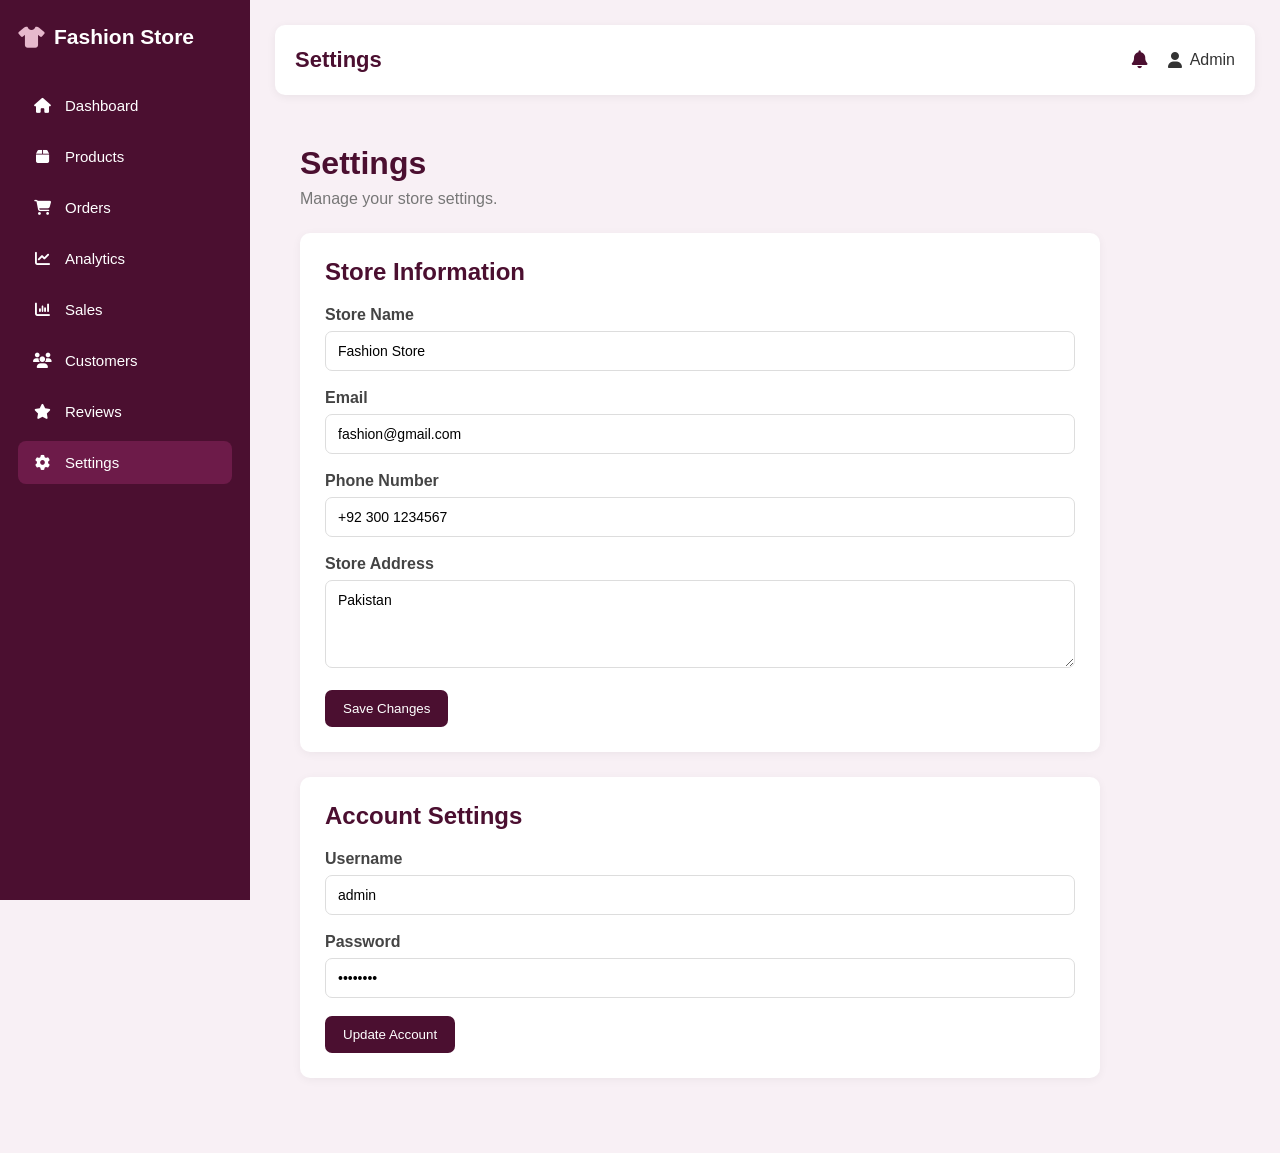
<file: settings.html>
<!DOCTYPE html>

<html lang="en">

<head>

<meta charset="UTF-8">
<meta name="viewport" content="width=device-width, initial-scale=1.0">

<title>Settings - Fashion Store</title>

<link rel="stylesheet" href="style.css">

<!-- Font Awesome -->
<link rel="stylesheet"
    href="https://cdnjs.cloudflare.com/ajax/libs/font-awesome/6.5.0/css/all.min.css">


</head>

<body>


<!-- =========================
     SIDEBAR
========================== -->

<aside class="sidebar" id="sidebar">


    <!-- CLOSE BUTTON -->

    <button class="close-btn" id="close-btn" type="button">

        <i class="fa-solid fa-xmark"></i>

    </button>



    <!-- STORE NAME -->

    <h1>

        <i class="fa-solid fa-shirt"></i>

        Fashion Store

    </h1>



    <!-- SIDEBAR MENU -->

    <ul>


        <!-- DASHBOARD -->

        <li>

            <a href="index.html">

                <i class="fa-solid fa-house"></i>

                <span>Dashboard</span>

            </a>

        </li>



        <!-- PRODUCTS -->

        <li>

            <a href="products.html">

                <i class="fa-solid fa-box"></i>

                <span>Products</span>

            </a>

        </li>



        <!-- ORDERS -->

        <li>

            <a href="orders.html">

                <i class="fa-solid fa-cart-shopping"></i>

                <span>Orders</span>

            </a>

        </li>



        <!-- ANALYTICS -->

        <li>

            <a href="analytics.html">

                <i class="fa-solid fa-chart-line"></i>

                <span>Analytics</span>

            </a>

        </li>



        <!-- SALES -->

        <li>

            <a href="sales.html">

                <i class="fa-solid fa-chart-column"></i>

                <span>Sales</span>

            </a>

        </li>



        <!-- CUSTOMERS -->

        <li>

            <a href="customers.html">

                <i class="fa-solid fa-users"></i>

                <span>Customers</span>

            </a>

        </li>



        <!-- REVIEWS -->

        <li>

            <a href="reviews.html">

                <i class="fa-solid fa-star"></i>

                <span>Reviews</span>

            </a>

        </li>



        <!-- SETTINGS -->

        <li>

            <a href="settings.html" class="active">

                <i class="fa-solid fa-gear"></i>

                <span>Settings</span>

            </a>

        </li>


    </ul>


</aside>




<!-- =========================
     MAIN CONTENT
========================== -->

<main class="main">


    <!-- =========================
         MOBILE HAMBURGER
    ========================== -->

    <button class="menu-btn" id="menu-btn" type="button">

        <i class="fa-solid fa-bars"></i>

    </button>




    <!-- =========================
         NAVBAR
    ========================== -->

    <nav class="navbar">


        <div class="navbar-left">

            <h2>Settings</h2>

        </div>



        <div class="navbar-right">


            <i class="fa-solid fa-bell"></i>


            <div class="admin-info">

                <i class="fa-solid fa-user"></i>

                <span>Admin</span>

            </div>


        </div>


    </nav>




    <!-- =========================
         PAGE CONTENT
    ========================== -->

    <div class="page">


        <h1>Settings</h1>


        <p class="subtitle">

            Manage your store settings.

        </p>




        <!-- =========================
             STORE INFORMATION
        ========================== -->

        <div class="settings-box">


            <h2>Store Information</h2>


            <div class="setting-field">

                <label for="store-name">
                    Store Name
                </label>

                <input
                    type="text"
                    id="store-name"
                    value="Fashion Store"
                >

            </div>



            <div class="setting-field">

                <label for="store-email">
                    Email
                </label>

                <input
                    type="email"
                    id="store-email"
                    value="fashion@gmail.com"
                >

            </div>



            <div class="setting-field">

                <label for="phone">
                    Phone Number
                </label>

                <input
                    type="text"
                    id="phone"
                    value="+92 300 1234567"
                >

            </div>



            <div class="setting-field">

                <label for="address">
                    Store Address
                </label>

                <textarea
                    id="address"
                    rows="4"
                >Pakistan</textarea>

            </div>



            <button class="save-btn" type="button">

                Save Changes

            </button>


        </div>




        <!-- =========================
             ACCOUNT SETTINGS
        ========================== -->

        <div class="settings-box">


            <h2>Account Settings</h2>


            <div class="setting-field">

                <label for="username">
                    Username
                </label>

                <input
                    type="text"
                    id="username"
                    value="admin"
                >

            </div>



            <div class="setting-field">

                <label for="password">
                    Password
                </label>

                <input
                    type="password"
                    id="password"
                    value="12345678"
                >

            </div>



            <button class="save-btn" type="button">

                Update Account

            </button>


        </div>


    </div>


</main>




<!-- =========================
     JAVASCRIPT
========================== -->

<script src="script.js"></script>


</body>

</html>
</file>
<file: style.css>
/* =========================================================
   RESET
========================================================= */

* {
    margin: 0;
    padding: 0;
    box-sizing: border-box;
}

html {
    width: 100%;
    overflow-x: hidden;
}

body {
    width: 100%;
    min-height: 100vh;
    font-family: Arial, Helvetica, sans-serif;
    background-color: #f8f0f5;
    color: #333;
    overflow-x: hidden;
}


/* =========================================================
   SIDEBAR
========================================================= */

.sidebar {
    width: 250px;
    min-width: 250px;
    min-height: 100vh;

    background-color: #4b0f30;
    color: white;

    padding: 25px 18px;

    position: fixed;
    top: 0;
    left: 0;
    bottom: 0;

    z-index: 1000;

    overflow-y: auto;

    transition: left 0.3s ease;
}


/* STORE NAME */

.sidebar h1 {
    font-size: 21px;
    margin-bottom: 35px;

    display: flex;
    align-items: center;
    gap: 10px;

    white-space: nowrap;
}

.sidebar h1 i {
    color: #e6b8cc;
}


/* SIDEBAR UL */

.sidebar ul {
    list-style: none;
    padding: 0;
    margin: 0;
}


/* SIDEBAR LI */

.sidebar li {
    margin-bottom: 8px;
}


/* SIDEBAR LINKS */

.sidebar a {
    text-decoration: none;
    color: white;

    display: flex;
    align-items: center;

    gap: 13px;

    padding: 13px 14px;

    border-radius: 8px;

    font-size: 15px;

    transition: 0.2s ease;
}


/* ICON */

.sidebar a i {
    width: 20px;
    text-align: center;
}


/* HOVER */

.sidebar a:hover {
    background-color: #6d1b49;
}


/* ACTIVE */

.sidebar a.active {
    background-color: #6d1b49;
}


/* =========================================================
   CLOSE BUTTON
========================================================= */

.close-btn {
    display: none;

    position: absolute;

    top: 15px;
    right: 15px;

    width: 35px;
    height: 35px;

    border: none;
    border-radius: 7px;

    background-color: transparent;
    color: white;

    font-size: 20px;

    cursor: pointer;

    z-index: 1005;
}

.close-btn:hover {
    background-color: #6d1b49;
}


/* =========================================================
   HAMBURGER - OLD HTML
========================================================= */

#menu-toggle {
    display: none;
}

.hamburger {
    display: none;

    position: fixed;

    top: 18px;
    left: 18px;

    width: 44px;
    height: 44px;

    background-color: #4b0f30;
    color: white;

    border-radius: 8px;

    align-items: center;
    justify-content: center;

    font-size: 21px;

    cursor: pointer;

    z-index: 2000;
}


/* =========================================================
   HAMBURGER - NEW HTML
========================================================= */

.menu-btn {
    display: none;

    position: fixed;

    top: 18px;
    left: 18px;

    width: 44px;
    height: 44px;

    border: none;
    border-radius: 8px;

    background-color: #4b0f30;
    color: white;

    font-size: 21px;

    cursor: pointer;

    z-index: 2000;
}

.menu-btn:hover {
    background-color: #6d1b49;
}


/* =========================================================
   MAIN
========================================================= */

.main {
    width: calc(100% - 250px);

    min-height: 100vh;

    margin-left: 250px;

    padding: 25px;
}


/* =========================================================
   PAGE
========================================================= */

.page {
    width: 100%;
    padding: 25px;
}


/* For pages where .page is the main wrapper */

main.page {
    width: calc(100% - 250px);
    margin-left: 250px;
    min-height: 100vh;
}


/* =========================================================
   NAVBAR
========================================================= */

.navbar {
    width: 100%;

    min-height: 70px;

    background-color: white;

    border-radius: 10px;

    padding: 15px 20px;

    display: flex;
    align-items: center;

    gap: 20px;

    box-shadow: 0 2px 10px rgba(0, 0, 0, 0.06);

    margin-bottom: 25px;
}


/* NAVBAR HEADING */

.navbar h2 {
    color: #4b0f30;
    font-size: 22px;
}


/* SEARCH */

.navbar input {
    flex: 1;

    max-width: 450px;

    height: 40px;

    border: 1px solid #ddd;

    border-radius: 7px;

    padding: 0 14px;

    outline: none;
}

.navbar input:focus {
    border-color: #6d1b49;
}


/* ADMIN BUTTON */

.navbar > button {
    border: none;

    background-color: #4b0f30;

    color: white;

    padding: 10px 18px;

    border-radius: 7px;

    cursor: pointer;
}


/* NEW NAVBAR */

.navbar-left {
    display: flex;
    align-items: center;
}

.navbar-right {
    margin-left: auto;

    display: flex;
    align-items: center;

    gap: 20px;
}

.navbar-right > i {
    color: #4b0f30;
    font-size: 18px;
}

.admin-info {
    display: flex;
    align-items: center;
    gap: 8px;
}


/* =========================================================
   HEADINGS
========================================================= */

.page h1,
.page-header h1 {
    color: #4b0f30;
    margin-bottom: 8px;
}

.subtitle {
    color: #777;
    margin-bottom: 25px;
}


/* =========================================================
   CARDS
========================================================= */

.cards {
    width: 100%;

    display: grid;

    grid-template-columns: repeat(4, 1fr);

    gap: 20px;

    margin-bottom: 25px;
}


.card {
    background-color: white;

    padding: 22px;

    border-radius: 10px;

    box-shadow: 0 2px 10px rgba(0, 0, 0, 0.05);
}

.card h4 {
    color: #777;
    margin-bottom: 10px;
}

.card h2 {
    color: #4b0f30;
    margin-bottom: 7px;
}

.card p {
    color: #777;
    font-size: 14px;
}


/* =========================================================
   STATS
========================================================= */

.stats {
    display: grid;

    grid-template-columns: repeat(4, 1fr);

    gap: 20px;

    margin-bottom: 30px;
}

.box {
    background-color: white;

    padding: 22px;

    border-radius: 10px;

    box-shadow: 0 2px 10px rgba(0, 0, 0, 0.05);

    min-width: 0;
}

.box h3 {
    color: #555;
    font-size: 16px;
    margin-bottom: 8px;
}

.box h2 {
    color: #4b0f30;
    margin-bottom: 7px;
}

.box p {
    color: #777;
    font-size: 14px;
}

.box-icon {
    width: 42px;
    height: 42px;

    display: flex;
    align-items: center;
    justify-content: center;

    background-color: #f3dce8;

    color: #4b0f30;

    border-radius: 8px;

    margin-bottom: 12px;
}


/* =========================================================
   CONTENT
========================================================= */

.content {
    width: 100%;

    display: grid;

    grid-template-columns: 1fr 1fr;

    gap: 20px;
}


/* =========================================================
   ORDERS / PRODUCTS BOX
========================================================= */

.orders,
.products,
.section,
.product-table,
.orders-table {
    background-color: white;

    border-radius: 10px;

    padding: 20px;

    box-shadow: 0 2px 10px rgba(0, 0, 0, 0.05);

    overflow-x: auto;
}


/* =========================================================
   SECTION TITLE
========================================================= */

.section-title {
    display: flex;

    align-items: center;

    justify-content: space-between;

    margin-bottom: 18px;
}

.section-title h2,
.section h2 {
    color: #4b0f30;
}


/* =========================================================
   TABLE
========================================================= */

table {
    width: 100%;

    border-collapse: collapse;

    min-width: 600px;
}

th {
    background-color: #4b0f30;

    color: white;

    text-align: left;

    padding: 13px 12px;

    font-size: 14px;
}

td {
    padding: 13px 12px;

    border-bottom: 1px solid #eee;

    font-size: 14px;
}

tr:last-child td {
    border-bottom: none;
}


/* =========================================================
   GENERAL BUTTONS
========================================================= */

button {
    font-family: inherit;
}

.section-title button,
.product-heading button,
.export-btn,
.view-btn,
.add-btn {
    border: none;

    background-color: #4b0f30;

    color: white;

    padding: 9px 15px;

    border-radius: 6px;

    cursor: pointer;
}

.section-title button:hover,
.product-heading button:hover,
.export-btn:hover,
.view-btn:hover,
.add-btn:hover {
    background-color: #6d1b49;
}


/* =========================================================
   PRODUCTS PAGE
========================================================= */

.product-heading {
    display: flex;

    align-items: center;

    justify-content: space-between;

    margin-bottom: 20px;
}

.product-heading h2 {
    color: #4b0f30;
}

.filters {
    background-color: white;

    padding: 18px;

    border-radius: 10px;

    margin-bottom: 20px;

    display: flex;

    gap: 15px;
}

.filters input,
.filters select {
    height: 40px;

    border: 1px solid #ddd;

    border-radius: 7px;

    padding: 0 12px;

    outline: none;
}

.filters input {
    flex: 1;
}


/* EDIT / DELETE */

.edit,
.delete {
    border: none;

    padding: 7px 11px;

    border-radius: 5px;

    cursor: pointer;

    margin-right: 5px;
}

.edit {
    background-color: #eee;

    color: #4b0f30;
}

.delete {
    background-color: #f5e1e8;

    color: #8b1e45;
}


/* =========================================================
   ORDERS PAGE
========================================================= */

.orders-heading {
    display: flex;

    justify-content: space-between;

    align-items: center;

    margin-bottom: 20px;
}

.orders-heading h2 {
    color: #4b0f30;
}

.orders-heading p {
    color: #777;
}


.order-cards {
    display: grid;

    grid-template-columns: repeat(4, 1fr);

    gap: 20px;

    margin-bottom: 20px;
}

.order-card {
    background-color: white;

    padding: 20px;

    border-radius: 10px;

    display: flex;

    align-items: center;

    gap: 15px;

    box-shadow: 0 2px 10px rgba(0, 0, 0, 0.05);
}

.order-icon {
    width: 45px;
    height: 45px;

    background-color: #f3dce8;

    color: #4b0f30;

    border-radius: 8px;

    display: flex;

    align-items: center;
    justify-content: center;
}

.order-card p {
    color: #777;

    font-size: 14px;

    margin-bottom: 5px;
}

.order-card h2 {
    color: #4b0f30;

    margin-bottom: 4px;
}

.order-card span {
    color: #777;

    font-size: 12px;
}


/* ORDER FILTER */

.order-filter {
    background-color: white;

    padding: 18px;

    border-radius: 10px;

    display: flex;

    gap: 15px;

    margin-bottom: 20px;
}

.order-filter input,
.order-filter select {
    height: 40px;

    border: 1px solid #ddd;

    border-radius: 7px;

    padding: 0 12px;

    outline: none;
}

.order-filter input {
    flex: 1;
}


/* =========================================================
   STATUS BADGES
========================================================= */

.paid,
.delivered,
.shipped,
.pending,
.pending-payment,
.cancelled,
.active,
.inactive {
    display: inline-block;

    padding: 5px 9px;

    border-radius: 20px;

    font-size: 12px;
}

.paid,
.delivered,
.active {
    background-color: #e5f5eb;

    color: #237a45;
}

.shipped {
    background-color: #e7effa;

    color: #37689c;
}

.pending,
.pending-payment {
    background-color: #fff1d8;

    color: #9a6915;
}

.cancelled,
.inactive {
    background-color: #f8e3e8;

    color: #9b3150;
}


/* =========================================================
   REVIEWS
========================================================= */

.review {
    padding: 20px 0;

    border-bottom: 1px solid #eee;
}

.review:last-child {
    border-bottom: none;
}

.review-top {
    display: flex;

    align-items: center;

    justify-content: space-between;

    gap: 20px;

    margin-bottom: 10px;
}

.review h3 {
    color: #4b0f30;

    margin-bottom: 4px;
}

.review small {
    color: #777;
}

.stars {
    color: #d69a20;

    letter-spacing: 2px;
}

.review-text {
    color: #555;

    line-height: 1.6;
}


/* =========================================================
   SETTINGS
========================================================= */

.settings-box {
    background-color: white;

    padding: 25px;

    border-radius: 10px;

    margin-bottom: 25px;

    box-shadow: 0 2px 10px rgba(0, 0, 0, 0.05);

    max-width: 800px;
}

.settings-box h2 {
    color: #4b0f30;

    margin-bottom: 20px;
}

.setting-field {
    margin-bottom: 18px;
}

.setting-field label {
    display: block;

    margin-bottom: 7px;

    font-weight: 600;

    color: #444;
}

.settings-box input,
.settings-box textarea {
    width: 100%;

    border: 1px solid #ddd;

    border-radius: 7px;

    padding: 11px 12px;

    outline: none;

    font-family: inherit;

    font-size: 14px;
}

.settings-box input:focus,
.settings-box textarea:focus {
    border-color: #6d1b49;
}

.settings-box textarea {
    resize: vertical;
}

.save-btn {
    border: none;

    background-color: #4b0f30;

    color: white;

    padding: 11px 18px;

    border-radius: 7px;

    cursor: pointer;
}

.save-btn:hover {
    background-color: #6d1b49;
}


/* =========================================================
   TABLE WRAPPERS
========================================================= */

.product-table,
.orders-table,
.section,
.orders,
.products {
    overflow-x: auto;
}


/* =========================================================
   TABLET
========================================================= */

@media (max-width: 1100px) {

    .cards,
    .stats,
    .order-cards {
        grid-template-columns: repeat(2, 1fr);
    }

    .content {
        grid-template-columns: 1fr;
    }

}


/* =========================================================
   MOBILE
========================================================= */

@media (max-width: 768px) {


    /* BODY */

    body {
        display: block;
    }


    /* OLD HAMBURGER */

    .hamburger {
        display: flex;
    }


    /* NEW HAMBURGER */

    .menu-btn {
        display: flex;

        align-items: center;
        justify-content: center;
    }


    /* SIDEBAR */

    .sidebar {
        left: -270px;

        width: 250px;
        min-width: 250px;

        padding-top: 65px;
    }


    /* OPEN SIDEBAR - JS */

    .sidebar.sidebar-open {
        left: 0;
    }


    /* OPEN SIDEBAR - OLD CHECKBOX */

    #menu-toggle:checked ~ .sidebar {
        left: 0;
    }


    /* CLOSE BUTTON */

    .close-btn {
        display: flex;

        align-items: center;
        justify-content: center;
    }


    /* OLD HAMBURGER WHEN SIDEBAR OPEN */

    #menu-toggle:checked + .hamburger {
        display: none;
    }


    /* MAIN */

    .main {
        width: 100%;

        margin-left: 0;

        padding: 75px 15px 20px;
    }


    /* PAGE */

    .page {
        width: 100%;

        padding: 75px 15px 20px;
    }


    /* MAIN PAGE */

    main.page {
        width: 100%;

        margin-left: 0;

        padding-top: 75px;
    }


    /* NAVBAR */

    .navbar {
        min-height: 65px;

        padding: 12px 15px;

        gap: 10px;

        flex-wrap: wrap;
    }


    .navbar h2 {
        font-size: 19px;
    }


    .navbar input {
        order: 3;

        flex-basis: 100%;

        max-width: none;

        width: 100%;
    }


    .navbar > button {
        margin-left: auto;
    }


    /* NEW NAVBAR */

    .navbar-right {
        margin-left: auto;
    }

    .navbar-right > i {
        display: none;
    }


    /* CARDS */

    .cards,
    .stats,
    .order-cards {
        grid-template-columns: 1fr;

        gap: 15px;
    }


    /* CONTENT */

    .content {
        grid-template-columns: 1fr;

        gap: 15px;
    }


    /* PAGE HEADING */

    .product-heading,
    .orders-heading {
        align-items: flex-start;

        gap: 15px;

        flex-direction: column;
    }


    /* FILTER */

    .filters,
    .order-filter {
        flex-direction: column;
    }


    .filters input,
    .filters select,
    .order-filter input,
    .order-filter select {
        width: 100%;
    }


    /* BOX */

    .box,
    .card,
    .order-card,
    .section,
    .orders,
    .products,
    .product-table,
    .orders-table,
    .settings-box {
        padding: 18px;
    }


    /* REVIEWS */

    .review-top {
        align-items: flex-start;

        flex-direction: column;
    }


    /* TABLE */

    table {
        min-width: 650px;
    }

}


/* =========================================================
   SMALL MOBILE
========================================================= */

@media (max-width: 480px) {

    .main {
        padding-left: 10px;
        padding-right: 10px;
    }

    .page {
        padding-left: 10px;
        padding-right: 10px;
    }

    main.page {
        padding-left: 10px;
        padding-right: 10px;
    }

    .navbar {
        padding: 12px;
    }

    .navbar-right .admin-info span {
        display: none;
    }

    .product-heading h2,
    .orders-heading h2,
    .page-header h1 {
        font-size: 21px;
    }

}
</file>
